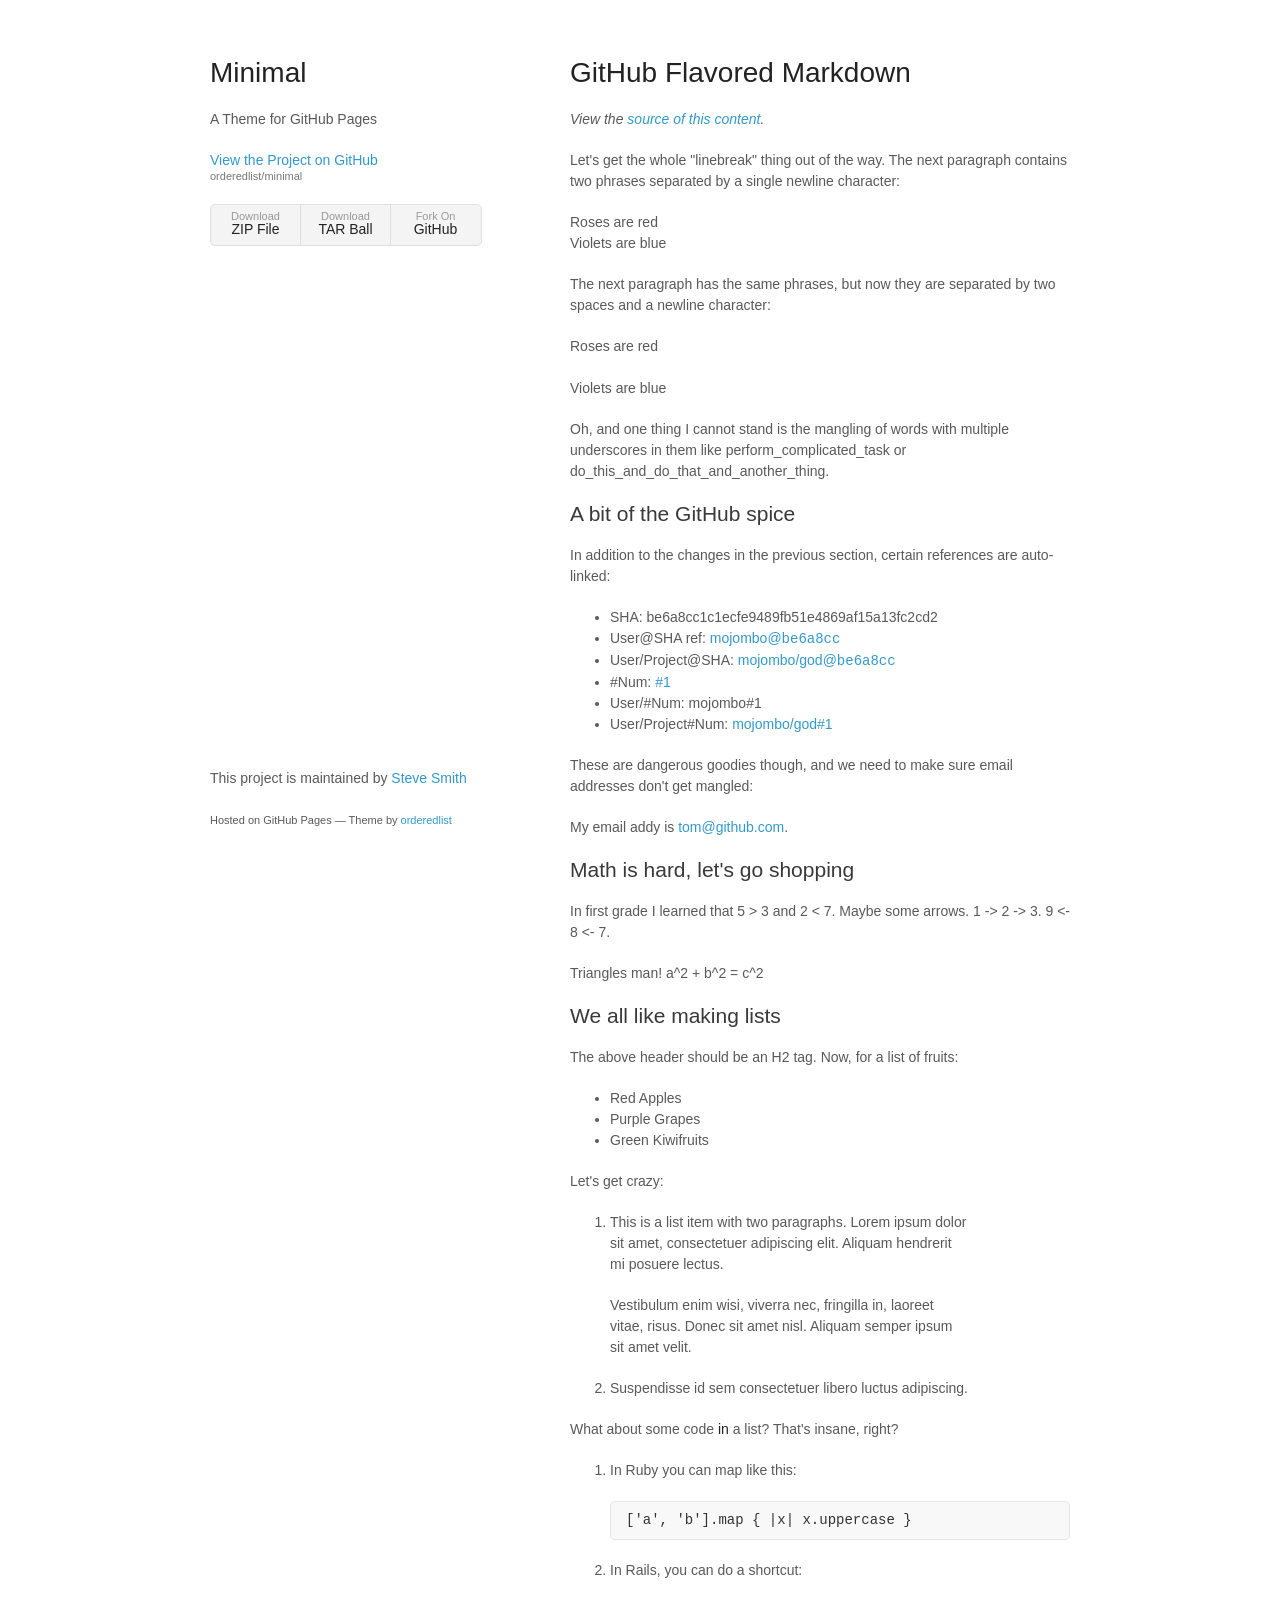
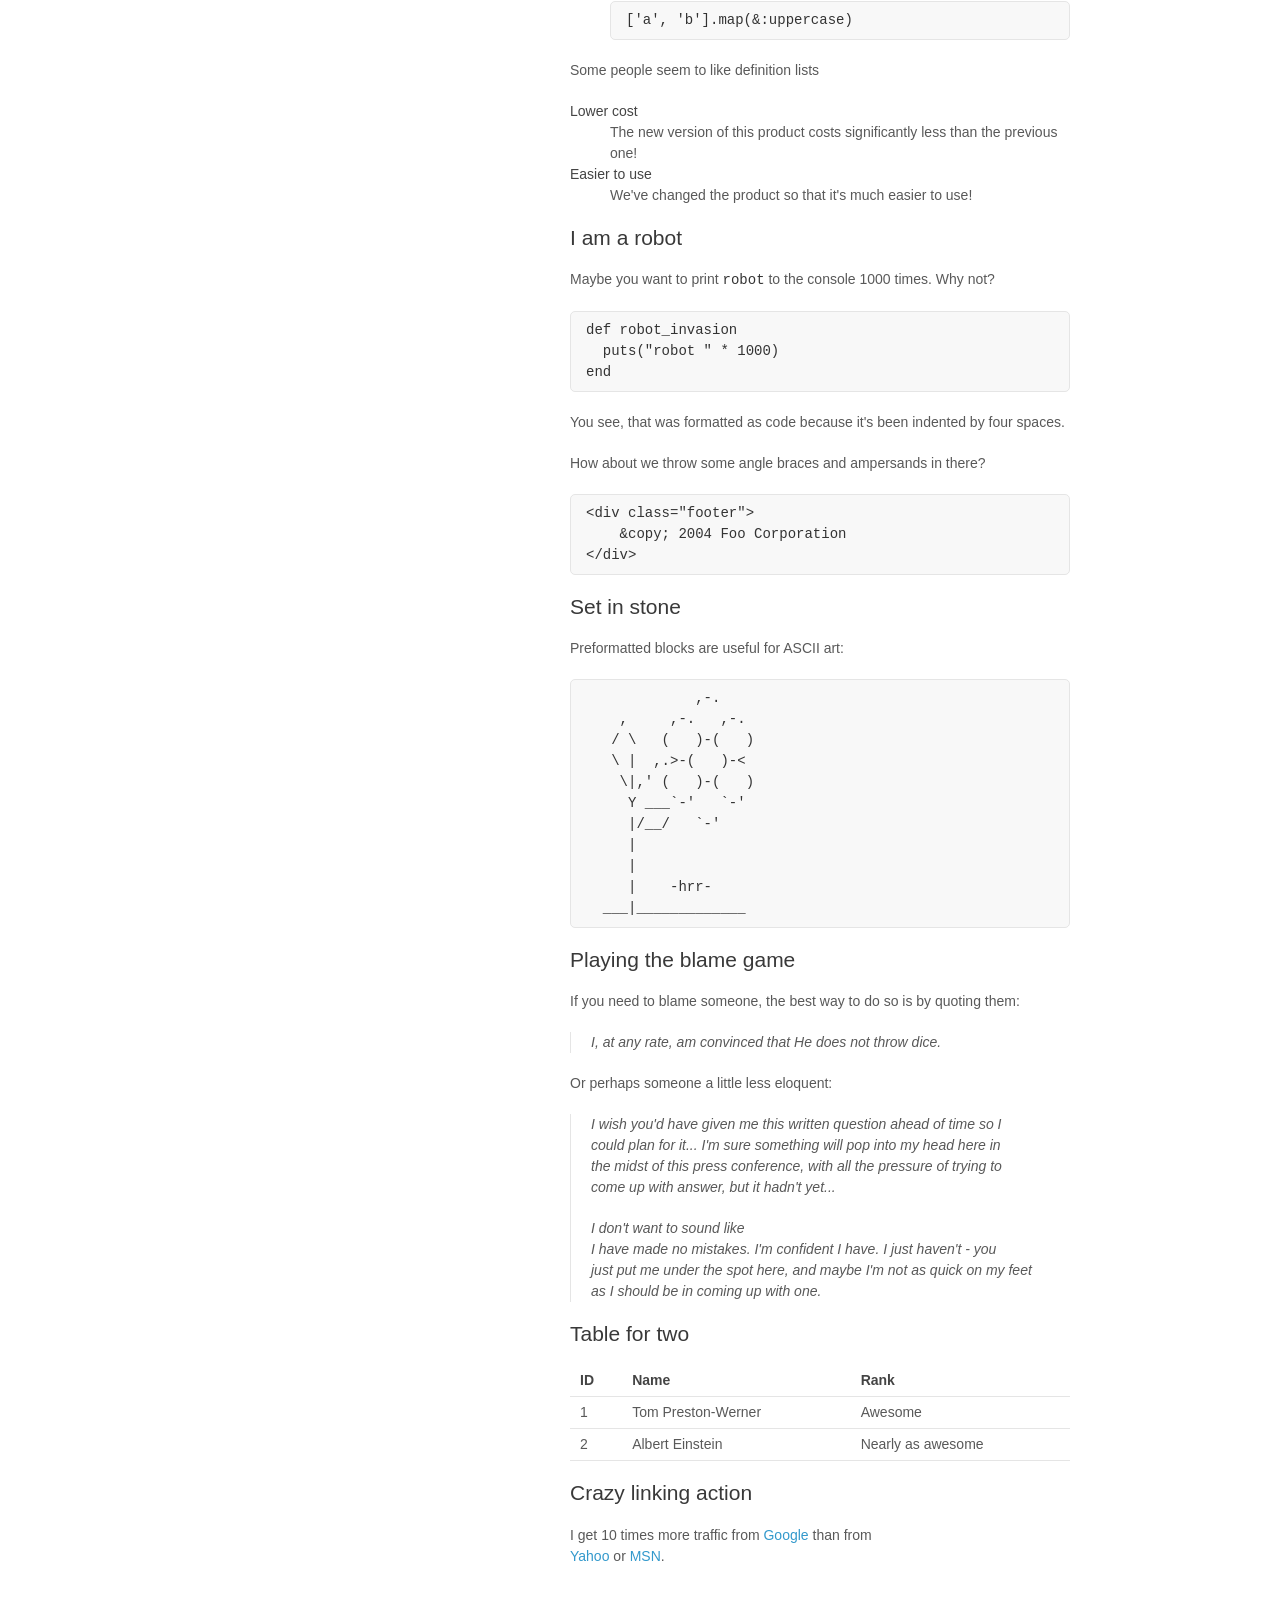
<file: Index.html>
<!doctype html>
<html>
  <head>
    <meta charset="utf-8">
    <meta http-equiv="X-UA-Compatible" content="chrome=1">
    <title>Minimal by Steve Smith</title>

    <link rel="stylesheet" href="stylesheets/styles.css">
    <link rel="stylesheet" href="stylesheets/pygment_trac.css">
    <meta name="viewport" content="width=device-width">
    <!--[if lt IE 9]>
    <script src="//html5shiv.googlecode.com/svn/trunk/html5.js"></script>
    <![endif]-->
  </head>
  <body>
    <div class="wrapper">
      <header>
        <h1>Minimal</h1>
        <p>A Theme for GitHub Pages</p>
        <p class="view"><a href="http://github.com/orderedlist/minimal">View the Project on GitHub <small>orderedlist/minimal</small></a></p>
        <ul>
          <li><a href="https://github.com/orderedlist/minimal/zipball/master">Download <strong>ZIP File</strong></a></li>
          <li><a href="https://github.com/orderedlist/minimal/tarball/master">Download <strong>TAR Ball</strong></a></li>
          <li><a href="http://github.com/orderedlist/minimal">Fork On <strong>GitHub</strong></a></li>
        </ul>
      </header>
      <section>
        <h1>GitHub Flavored Markdown</h1>

        <p><em>View the <a href="http://github.github.com/github-flavored-markdown/sample_content.html">source of this content</a>.</em></p>

        <p>Let's get the whole "linebreak" thing out of the way. The next paragraph contains two phrases separated by a single newline character:</p>

        <p>Roses are red<br>
        Violets are blue</p>

        <p>The next paragraph has the same phrases, but now they are separated by two spaces and a newline character:</p>

        <p>Roses are red<br><br>
        Violets are blue</p>

        <p>Oh, and one thing I cannot stand is the mangling of words with multiple underscores in them like perform_complicated_task or do_this_and_do_that_and_another_thing.</p>

        <h2>A bit of the GitHub spice</h2>

        <p>In addition to the changes in the previous section, certain references are auto-linked:</p>

        <ul>
          <li>SHA: be6a8cc1c1ecfe9489fb51e4869af15a13fc2cd2</li>
          <li>User@SHA ref: <a href="https://github.com/mojombo/product/commit/be6a8cc1c1ecfe9489fb51e4869af15a13fc2cd2" class="commit-link">mojombo@<tt>be6a8cc</tt></a></li>
          <li>User/Project@SHA: <a href="https://github.com/mojombo/god/commit/be6a8cc1c1ecfe9489fb51e4869af15a13fc2cd2" class="commit-link">mojombo/god@<tt>be6a8cc</tt></a></li>
          <li>#Num: <a href="https://github.com/github/product/issues/1" class="issue-link" title="Baseline: What is up in the air right now?">#1</a></li>
          <li>User/#Num: mojombo#1</li>
          <li>User/Project#Num: <a href="https://github.com/mojombo/god/issues/1" class="issue-link" title="The server is not available (or you do not have permissions to access it)">mojombo/god#1</a></li>
        </ul>

        <p>These are dangerous goodies though, and we need to make sure email addresses don't get mangled:</p>

        <p>My email addy is <a href="mailto:tom@github.com">tom@github.com</a>.</p>

        <h2>Math is hard, let's go shopping</h2>

        <p>In first grade I learned that 5 &gt; 3 and 2 &lt; 7. Maybe some arrows. 1 -&gt; 2 -&gt; 3. 9 &lt;- 8 &lt;- 7.</p>

        <p>Triangles man! a^2 + b^2 = c^2</p>

        <h2>We all like making lists</h2>

        <p>The above header should be an H2 tag. Now, for a list of fruits:</p>

        <ul>
          <li>Red Apples</li>
          <li>Purple Grapes</li>
          <li>Green Kiwifruits</li>
        </ul>

        <p>Let's get crazy:</p>

        <ol>
          <li>
            <p>This is a list item with two paragraphs. Lorem ipsum dolor<br>
            sit amet, consectetuer adipiscing elit. Aliquam hendrerit<br>
            mi posuere lectus.</p>

            <p>Vestibulum enim wisi, viverra nec, fringilla in, laoreet<br>
            vitae, risus. Donec sit amet nisl. Aliquam semper ipsum<br>
            sit amet velit.</p>
          </li>
          <li><p>Suspendisse id sem consectetuer libero luctus adipiscing.</p></li>
        </ol>

        <p>What about some code <strong>in</strong> a list? That's insane, right?</p>

        <ol>
          <li>
            <p>In Ruby you can map like this:</p>

            <pre><code>['a', 'b'].map { |x| x.uppercase }</code></pre>
          </li>
          <li>
            <p>In Rails, you can do a shortcut:</p>

            <pre><code>['a', 'b'].map(&amp;:uppercase)</code></pre>
          </li>
        </ol>

        <p>Some people seem to like definition lists</p>

        <dl>
          <dt>Lower cost</dt>
          <dd>The new version of this product costs significantly less than the previous one!</dd>
          <dt>Easier to use</dt>
          <dd>We've changed the product so that it's much easier to use!</dd>
        </dl>

        <h2>I am a robot</h2>

        <p>Maybe you want to print <code>robot</code> to the console 1000 times. Why not?</p>

        <pre><code>def robot_invasion
  puts("robot " * 1000)
end
</code></pre>

        <p>You see, that was formatted as code because it's been indented by four spaces.</p>

        <p>How about we throw some angle braces and ampersands in there?</p>

        <pre><code>&lt;div class="footer"&gt;
    &amp;copy; 2004 Foo Corporation
&lt;/div&gt;
</code></pre>

        <h2>Set in stone</h2>

        <p>Preformatted blocks are useful for ASCII art:</p>

        <pre>             ,-.
    ,     ,-.   ,-.
   / \   (   )-(   )
   \ |  ,.&gt;-(   )-&lt;
    \|,' (   )-(   )
     Y ___`-'   `-'
     |/__/   `-'
     |
     |
     |    -hrr-
  ___|_____________
</pre>

        <h2>Playing the blame game</h2>

        <p>If you need to blame someone, the best way to do so is by quoting them:</p>

        <blockquote>
        <p>I, at any rate, am convinced that He does not throw dice.</p>
        </blockquote>

        <p>Or perhaps someone a little less eloquent:</p>

        <blockquote>
        <p>I wish you'd have given me this written question ahead of time so I<br>
        could plan for it... I'm sure something will pop into my head here in<br>
        the midst of this press conference, with all the pressure of trying to<br>
        come up with answer, but it hadn't yet...</p>

        <p>I don't want to sound like<br>
        I have made no mistakes. I'm confident I have. I just haven't - you<br>
        just put me under the spot here, and maybe I'm not as quick on my feet<br>
        as I should be in coming up with one.</p>
        </blockquote>

        <h2>Table for two</h2>

        <table>
          <tbody>
        <tr>
            <th>ID</th>
        <th>Name</th>
        <th>Rank</th>
          </tr>
          <tr>
            <td>1</td>
        <td>Tom Preston-Werner</td>
        <td>Awesome</td>
          </tr>
          <tr>
            <td>2</td>
        <td>Albert Einstein</td>
        <td>Nearly as awesome</td>
          </tr>
        </tbody>
        </table>

        <h2>Crazy linking action</h2>

        <p>I get 10 times more traffic from <a href="http://google.com/" title="Google">Google</a> than from<br>
        <a href="http://search.yahoo.com/" title="Yahoo Search">Yahoo</a> or <a href="http://search.msn.com/" title="MSN Search">MSN</a>.</p>
      </section>
      <footer>
        <p>This project is maintained by <a href="http://github.com/orderedlist">Steve Smith</a></p>
        <p><small>Hosted on GitHub Pages &mdash; Theme by <a href="https://github.com/orderedlist">orderedlist</a></small></p>
      </footer>
    </div>
    <script src="javascripts/scale.fix.js"></script>
  </body>
</html>
</file>
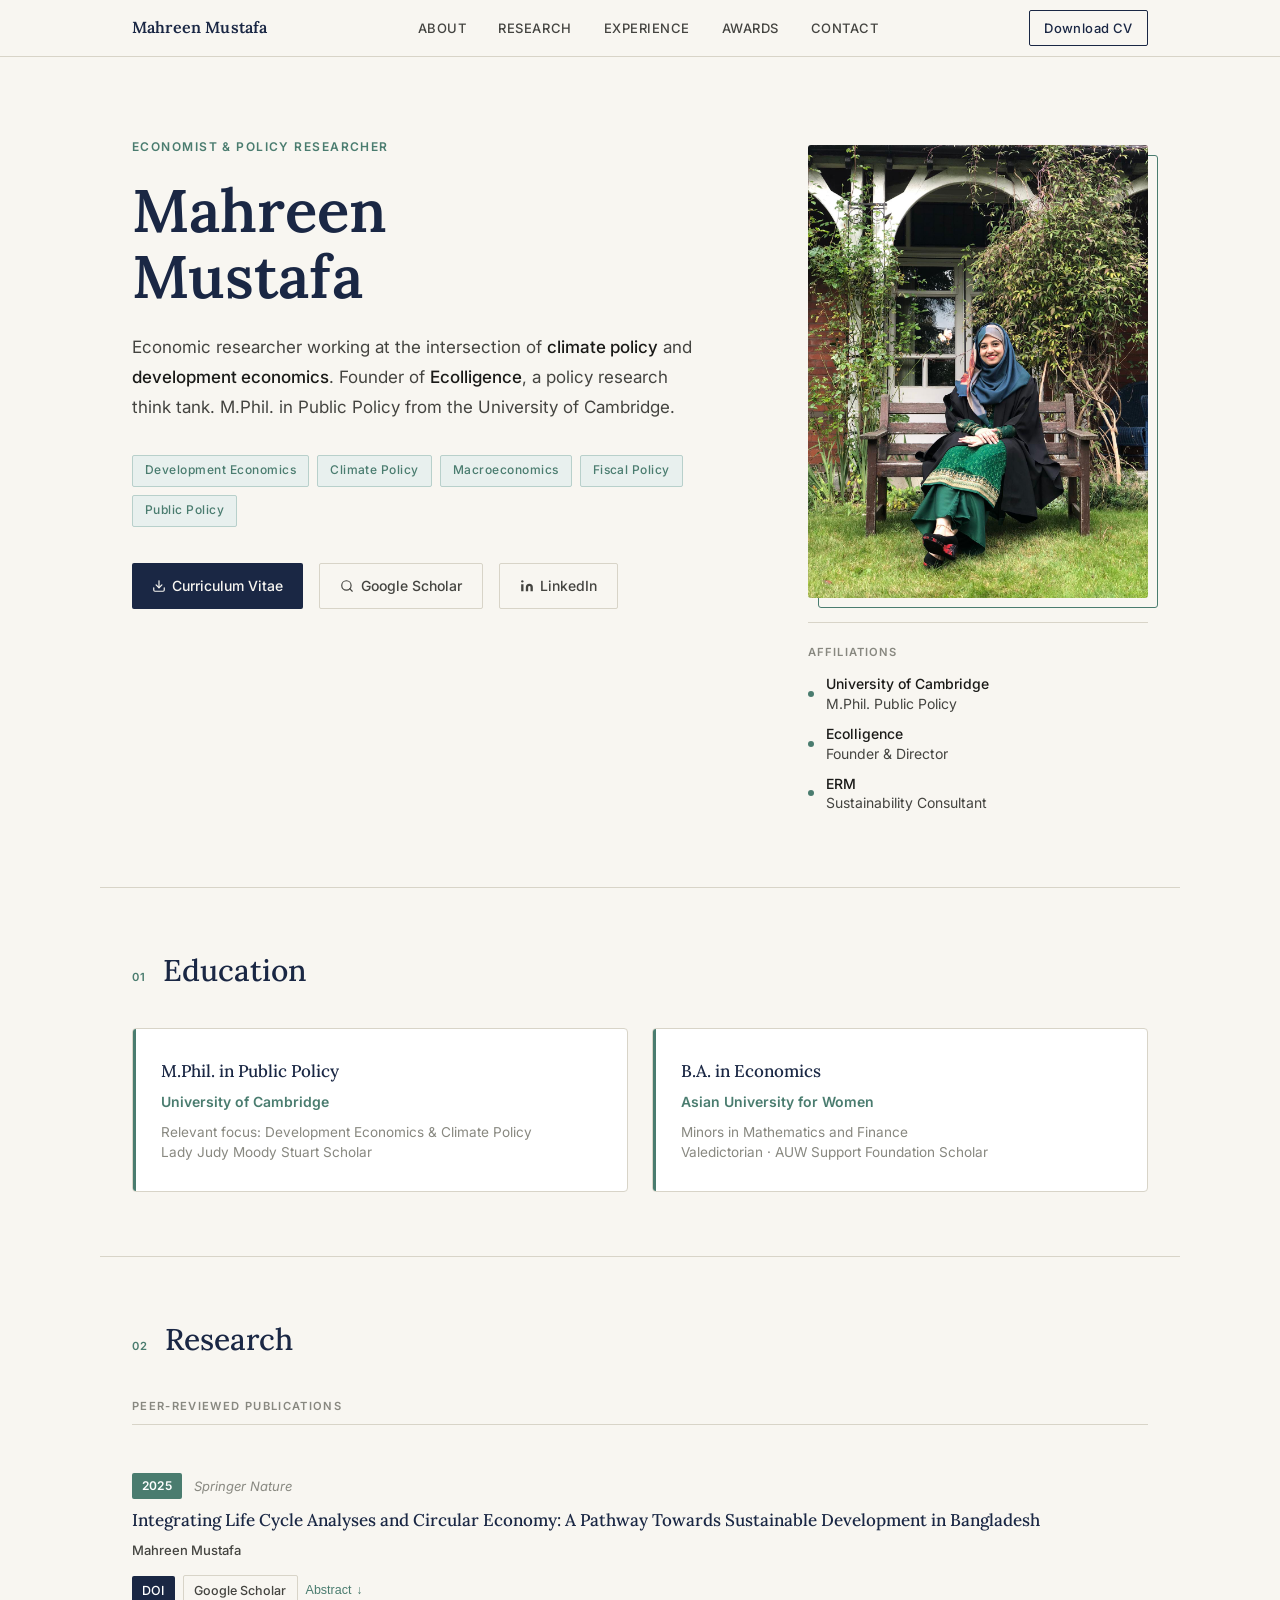
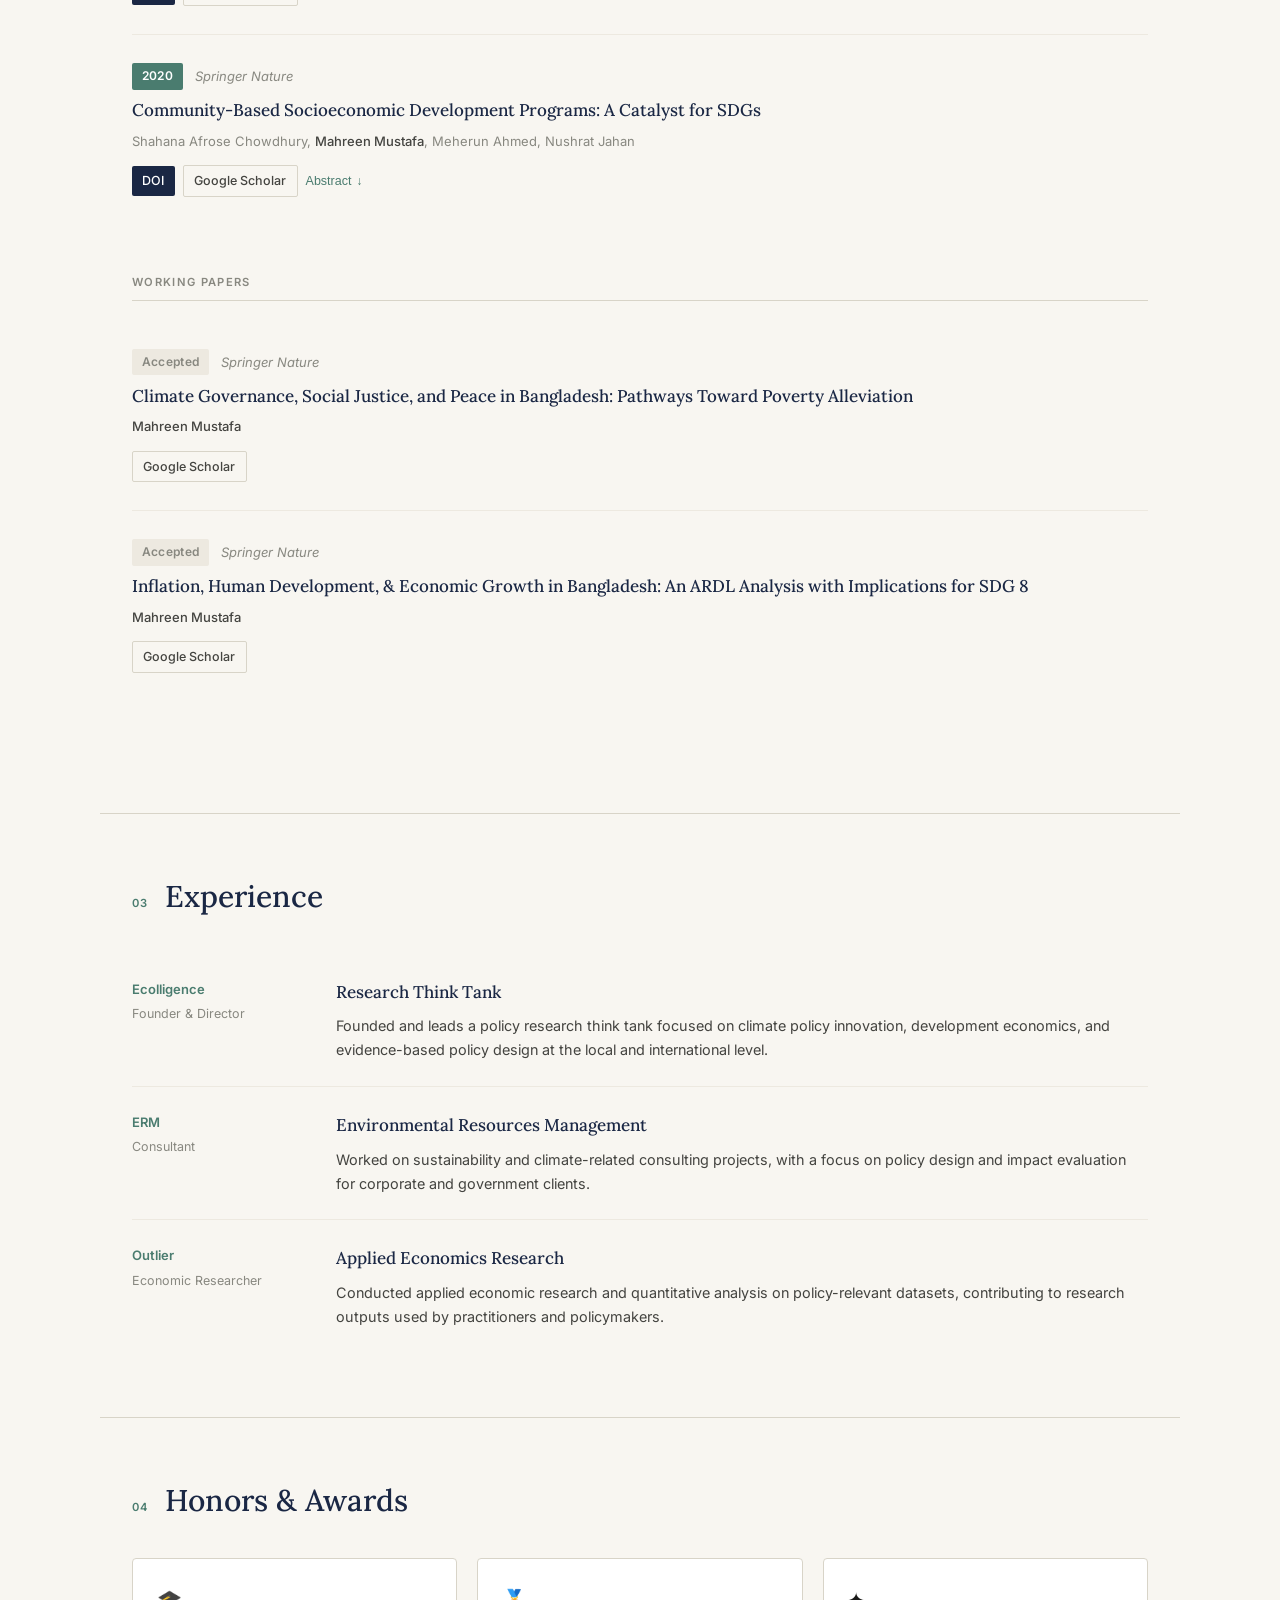
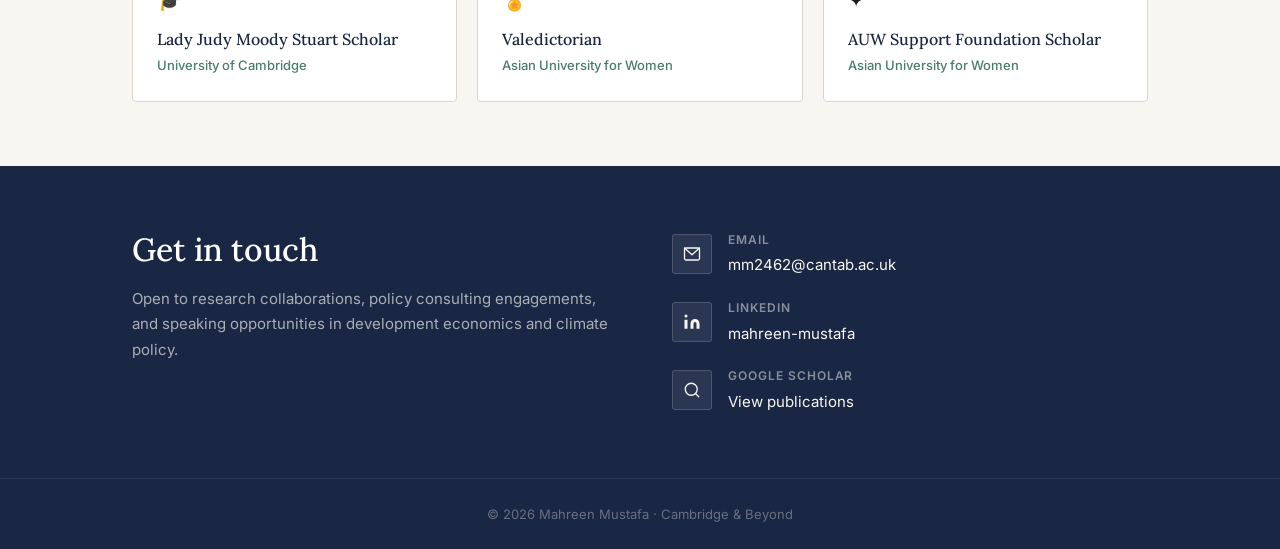
<file: index.html>
<!DOCTYPE html>
<html lang="en">
<head>
  <meta charset="UTF-8" />
  <meta name="viewport" content="width=device-width, initial-scale=1.0" />
  <title>Mahreen Mustafa | Economist</title>
  <link rel="preconnect" href="https://fonts.googleapis.com" />
  <link rel="preconnect" href="https://fonts.gstatic.com" crossorigin />
  <link href="https://fonts.googleapis.com/css2?family=Lora:ital,wght@0,400;0,500;0,600;1,400;1,500&family=Inter:wght@300;400;500;600&display=swap" rel="stylesheet" />
  <style>
    *, *::before, *::after { box-sizing: border-box; margin: 0; padding: 0; }

    :root {
      --navy: #1a2744;
      --navy-mid: #243358;
      --sage: #4a7c6f;
      --sage-light: #e8f0ee;
      --cream: #f8f6f1;
      --cream-dark: #ede9e0;
      --text: #1a1a18;
      --text-mid: #444440;
      --text-muted: #888880;
      --border: #d8d4c8;
      --serif: 'Lora', Georgia, serif;
      --sans: 'Inter', system-ui, sans-serif;
    }

    html { scroll-behavior: smooth; }
    body {
      font-family: var(--sans);
      background: var(--cream);
      color: var(--text);
      line-height: 1.7;
      font-size: 16px;
    }

    /* ── NAV ── */
    nav {
      position: sticky;
      top: 0;
      z-index: 100;
      background: rgba(248, 246, 241, 0.92);
      backdrop-filter: blur(12px);
      border-bottom: 1px solid var(--border);
    }
    .nav-inner {
      max-width: 1080px;
      margin: 0 auto;
      padding: 0 2rem;
      display: flex;
      align-items: center;
      justify-content: space-between;
      height: 56px;
    }
    .nav-name {
      font-family: var(--serif);
      font-size: 1rem;
      font-weight: 600;
      color: var(--navy);
      letter-spacing: 0.01em;
      text-decoration: none;
    }
    .nav-links {
      display: flex;
      gap: 2rem;
      list-style: none;
    }
    .nav-links a {
      font-size: 0.8125rem;
      font-weight: 500;
      color: var(--text-mid);
      text-decoration: none;
      letter-spacing: 0.04em;
      text-transform: uppercase;
      transition: color 0.2s;
    }
    .nav-links a:hover { color: var(--sage); }
    .nav-cta {
      font-size: 0.8125rem;
      font-weight: 500;
      color: var(--navy);
      text-decoration: none;
      border: 1px solid var(--navy);
      padding: 0.35rem 0.9rem;
      border-radius: 2px;
      transition: background 0.2s, color 0.2s;
      letter-spacing: 0.03em;
    }
    .nav-cta:hover { background: var(--navy); color: var(--cream); }

    /* ── HERO ── */
    .hero {
      max-width: 1080px;
      margin: 0 auto;
      padding: 5rem 2rem 4rem;
      display: grid;
      grid-template-columns: 1fr 340px;
      gap: 4rem;
      align-items: start;
    }
    .hero-text {}
    .hero-eyebrow {
      font-family: var(--sans);
      font-size: 0.75rem;
      font-weight: 600;
      letter-spacing: 0.12em;
      text-transform: uppercase;
      color: var(--sage);
      margin-bottom: 1.25rem;
    }
    .hero-name {
      font-family: var(--serif);
      font-size: clamp(2.5rem, 5vw, 3.75rem);
      font-weight: 600;
      line-height: 1.1;
      color: var(--navy);
      margin-bottom: 1.5rem;
    }
    .hero-bio {
      font-size: 1.0625rem;
      color: var(--text-mid);
      line-height: 1.75;
      max-width: 560px;
      margin-bottom: 2rem;
    }
    .hero-bio strong {
      color: var(--text);
      font-weight: 500;
    }
    .hero-tags {
      display: flex;
      flex-wrap: wrap;
      gap: 0.5rem;
      margin-bottom: 2.25rem;
    }
    .tag {
      font-size: 0.75rem;
      font-weight: 500;
      letter-spacing: 0.04em;
      color: var(--sage);
      background: var(--sage-light);
      border: 1px solid #b8d0cb;
      padding: 0.3rem 0.75rem;
      border-radius: 2px;
    }
    .hero-actions {
      display: flex;
      gap: 1rem;
      flex-wrap: wrap;
    }
    .btn-primary {
      display: inline-flex;
      align-items: center;
      gap: 0.4rem;
      font-family: var(--sans);
      font-size: 0.875rem;
      font-weight: 500;
      background: var(--navy);
      color: var(--cream);
      text-decoration: none;
      padding: 0.65rem 1.25rem;
      border-radius: 2px;
      transition: background 0.2s;
    }
    .btn-primary:hover { background: var(--navy-mid); }
    .btn-secondary {
      display: inline-flex;
      align-items: center;
      gap: 0.4rem;
      font-family: var(--sans);
      font-size: 0.875rem;
      font-weight: 500;
      color: var(--text-mid);
      text-decoration: none;
      padding: 0.65rem 1.25rem;
      border: 1px solid var(--border);
      border-radius: 2px;
      transition: border-color 0.2s, color 0.2s;
    }
    .btn-secondary:hover { border-color: var(--text-mid); color: var(--text); }

    .hero-photo-col {
      padding-top: 0.5rem;
    }
    .hero-photo-wrap {
      position: relative;
    }
    .hero-photo-wrap::before {
      content: '';
      position: absolute;
      inset: 10px -10px -10px 10px;
      border: 1.5px solid var(--sage);
      border-radius: 3px;
      z-index: 0;
    }
    .hero-photo {
      width: 100%;
      aspect-ratio: 3/4;
      object-fit: cover;
      object-position: top center;
      display: block;
      border-radius: 3px;
      position: relative;
      z-index: 1;
    }
    .hero-affils {
      margin-top: 1.5rem;
      padding-top: 1.25rem;
      border-top: 1px solid var(--border);
    }
    .affil-label {
      font-size: 0.7rem;
      font-weight: 600;
      letter-spacing: 0.1em;
      text-transform: uppercase;
      color: var(--text-muted);
      margin-bottom: 0.75rem;
    }
    .affil-item {
      display: flex;
      align-items: center;
      gap: 0.75rem;
      margin-bottom: 0.65rem;
    }
    .affil-dot {
      width: 6px;
      height: 6px;
      background: var(--sage);
      border-radius: 50%;
      flex-shrink: 0;
    }
    .affil-text {
      font-size: 0.875rem;
      color: var(--text-mid);
      line-height: 1.4;
    }
    .affil-text strong {
      display: block;
      font-weight: 500;
      color: var(--text);
    }

    /* ── DIVIDER ── */
    .section-divider {
      max-width: 1080px;
      margin: 0 auto;
      padding: 0 2rem;
      border-top: 1px solid var(--border);
    }

    /* ── SECTIONS ── */
    section {
      max-width: 1080px;
      margin: 0 auto;
      padding: 4rem 2rem;
    }
    .section-header {
      display: flex;
      align-items: baseline;
      gap: 1rem;
      margin-bottom: 2.5rem;
    }
    .section-label {
      font-size: 0.7rem;
      font-weight: 600;
      letter-spacing: 0.12em;
      text-transform: uppercase;
      color: var(--sage);
      flex-shrink: 0;
      margin-top: 0.15rem;
    }
    .section-title {
      font-family: var(--serif);
      font-size: 1.875rem;
      font-weight: 500;
      color: var(--navy);
      line-height: 1.2;
    }

    /* ── EDUCATION ── */
    .edu-grid {
      display: grid;
      grid-template-columns: 1fr 1fr;
      gap: 1.5rem;
    }
    .edu-card {
      background: white;
      border: 1px solid var(--border);
      border-radius: 4px;
      padding: 1.75rem;
      position: relative;
      overflow: hidden;
    }
    .edu-card::before {
      content: '';
      position: absolute;
      left: 0; top: 0; bottom: 0;
      width: 3px;
      background: var(--sage);
    }
    .edu-degree {
      font-family: var(--serif);
      font-size: 1.0625rem;
      font-weight: 500;
      color: var(--navy);
      margin-bottom: 0.25rem;
    }
    .edu-school {
      font-size: 0.875rem;
      font-weight: 600;
      color: var(--sage);
      margin-bottom: 0.5rem;
    }
    .edu-detail {
      font-size: 0.85rem;
      color: var(--text-muted);
      line-height: 1.5;
    }

    /* ── RESEARCH ── */
    .research-sub {
      font-size: 0.7rem;
      font-weight: 600;
      letter-spacing: 0.12em;
      text-transform: uppercase;
      color: var(--text-muted);
      margin-bottom: 1.25rem;
      padding-bottom: 0.5rem;
      border-bottom: 1px solid var(--border);
    }
    .pub-list { margin-bottom: 3rem; }
    .pub-item {
      padding: 1.75rem 0;
      border-bottom: 1px solid var(--cream-dark);
    }
    .pub-item:last-child { border-bottom: none; }
    .pub-meta {
      display: flex;
      align-items: center;
      gap: 0.75rem;
      margin-bottom: 0.6rem;
    }
    .pub-year {
      font-size: 0.75rem;
      font-weight: 600;
      color: white;
      background: var(--sage);
      padding: 0.2rem 0.6rem;
      border-radius: 2px;
      letter-spacing: 0.03em;
    }
    .pub-year.accepted {
      background: var(--cream-dark);
      color: var(--text-muted);
    }
    .pub-venue {
      font-size: 0.8125rem;
      color: var(--text-muted);
      font-style: italic;
    }
    .pub-title {
      font-family: var(--serif);
      font-size: 1.0625rem;
      font-weight: 500;
      color: var(--navy);
      line-height: 1.4;
      margin-bottom: 0.4rem;
    }
    .pub-authors {
      font-size: 0.8125rem;
      color: var(--text-muted);
      margin-bottom: 0.85rem;
    }
    .pub-authors em {
      color: var(--text-mid);
      font-style: normal;
      font-weight: 500;
    }
    .pub-links {
      display: flex;
      align-items: center;
      gap: 0.5rem;
      flex-wrap: wrap;
    }
    .pub-link {
      font-size: 0.78125rem;
      font-weight: 500;
      text-decoration: none;
      padding: 0.25rem 0.65rem;
      border-radius: 2px;
      transition: background 0.15s, color 0.15s;
    }
    .pub-link.doi {
      background: var(--navy);
      color: white;
    }
    .pub-link.doi:hover { background: var(--navy-mid); }
    .pub-link.scholar {
      border: 1px solid var(--border);
      color: var(--text-mid);
    }
    .pub-link.scholar:hover { border-color: var(--sage); color: var(--sage); }
    .abstract-toggle {
      font-size: 0.78125rem;
      font-weight: 500;
      color: var(--sage);
      background: none;
      border: none;
      cursor: pointer;
      padding: 0;
      display: flex;
      align-items: center;
      gap: 0.3rem;
    }
    .abstract-toggle::after {
      content: '↓';
      font-size: 0.75rem;
      transition: transform 0.2s;
    }
    .abstract-toggle.open::after { transform: rotate(180deg); }
    .abstract-body {
      display: none;
      margin-top: 1rem;
      font-size: 0.875rem;
      color: var(--text-mid);
      line-height: 1.75;
      background: white;
      border: 1px solid var(--border);
      border-radius: 3px;
      padding: 1.25rem;
      border-left: 3px solid var(--sage-light);
    }
    .abstract-body.open { display: block; }

    /* ── EXPERIENCE ── */
    .exp-list { display: flex; flex-direction: column; gap: 0; }
    .exp-item {
      display: grid;
      grid-template-columns: 180px 1fr;
      gap: 1.5rem;
      padding: 1.5rem 0;
      border-bottom: 1px solid var(--cream-dark);
    }
    .exp-item:last-child { border-bottom: none; }
    .exp-left {}
    .exp-org {
      font-size: 0.8125rem;
      font-weight: 600;
      color: var(--sage);
      margin-bottom: 0.2rem;
    }
    .exp-date {
      font-size: 0.78125rem;
      color: var(--text-muted);
    }
    .exp-role {
      font-family: var(--serif);
      font-size: 1.0625rem;
      font-weight: 500;
      color: var(--navy);
      margin-bottom: 0.5rem;
    }
    .exp-desc {
      font-size: 0.9rem;
      color: var(--text-mid);
      line-height: 1.65;
    }

    /* ── AWARDS ── */
    .awards-grid {
      display: grid;
      grid-template-columns: repeat(3, 1fr);
      gap: 1.25rem;
    }
    .award-card {
      background: white;
      border: 1px solid var(--border);
      border-radius: 4px;
      padding: 1.5rem;
    }
    .award-icon {
      font-size: 1.25rem;
      margin-bottom: 0.75rem;
    }
    .award-name {
      font-family: var(--serif);
      font-size: 1rem;
      font-weight: 500;
      color: var(--navy);
      margin-bottom: 0.3rem;
      line-height: 1.3;
    }
    .award-org {
      font-size: 0.8125rem;
      color: var(--sage);
      font-weight: 500;
    }

    /* ── CONTACT ── */
    .contact-wrapper {
      background: var(--navy);
      color: var(--cream);
    }
    .contact-inner {
      max-width: 1080px;
      margin: 0 auto;
      padding: 4rem 2rem;
      display: grid;
      grid-template-columns: 1fr 1fr;
      gap: 4rem;
      align-items: start;
    }
    .contact-heading {
      font-family: var(--serif);
      font-size: 2rem;
      font-weight: 500;
      color: white;
      line-height: 1.25;
      margin-bottom: 1rem;
    }
    .contact-sub {
      font-size: 0.9375rem;
      color: rgba(248,246,241,0.65);
      line-height: 1.7;
    }
    .contact-links { display: flex; flex-direction: column; gap: 1.25rem; }
    .contact-link {
      display: flex;
      align-items: center;
      gap: 1rem;
      text-decoration: none;
    }
    .contact-link-icon {
      width: 40px;
      height: 40px;
      background: rgba(255,255,255,0.08);
      border: 1px solid rgba(255,255,255,0.15);
      border-radius: 3px;
      display: flex;
      align-items: center;
      justify-content: center;
      color: var(--cream);
      font-size: 1rem;
      flex-shrink: 0;
      transition: background 0.2s;
    }
    .contact-link:hover .contact-link-icon { background: rgba(255,255,255,0.16); }
    .contact-link-text {}
    .contact-link-label {
      font-size: 0.75rem;
      font-weight: 600;
      letter-spacing: 0.08em;
      text-transform: uppercase;
      color: rgba(248,246,241,0.5);
      margin-bottom: 0.15rem;
    }
    .contact-link-value {
      font-size: 0.9375rem;
      color: var(--cream);
      font-weight: 400;
    }

    /* ── FOOTER ── */
    footer {
      background: var(--navy);
      border-top: 1px solid rgba(255,255,255,0.08);
      padding: 1.5rem 2rem;
      text-align: center;
    }
    footer p {
      font-size: 0.8125rem;
      color: rgba(248,246,241,0.35);
    }

    /* ── RESPONSIVE ── */
    @media (max-width: 768px) {
      .hero {
        grid-template-columns: 1fr;
        padding: 3rem 1.5rem 2.5rem;
        gap: 2.5rem;
      }
      .hero-photo-col { order: -1; max-width: 220px; }
      .edu-grid { grid-template-columns: 1fr; }
      .awards-grid { grid-template-columns: 1fr; }
      .exp-item { grid-template-columns: 1fr; gap: 0.5rem; }
      .contact-inner { grid-template-columns: 1fr; gap: 2.5rem; }
      .nav-links { display: none; }
      section { padding: 3rem 1.5rem; }
    }
  </style>
</head>
<body>

<!-- NAV -->
<nav>
  <div class="nav-inner">
    <a href="#" class="nav-name">Mahreen Mustafa</a>
    <ul class="nav-links">
      <li><a href="#about">About</a></li>
      <li><a href="#research">Research</a></li>
      <li><a href="#experience">Experience</a></li>
      <li><a href="#awards">Awards</a></li>
      <li><a href="#contact">Contact</a></li>
    </ul>
    <a href="https://mahreenmustafa.github.io/cv.pdf" class="nav-cta" target="_blank" rel="noopener">Download CV</a>
  </div>
</nav>

<!-- HERO -->
<div class="hero">
  <div class="hero-text">
    <p class="hero-eyebrow">Economist &amp; Policy Researcher</p>
    <h1 class="hero-name">Mahreen<br>Mustafa</h1>
    <p class="hero-bio">
      Economic researcher working at the intersection of <strong>climate policy</strong> and <strong>development economics</strong>.
      Founder of <strong>Ecolligence</strong>, a policy research think tank. M.Phil. in Public Policy from the University of Cambridge.
    </p>
    <div class="hero-tags">
      <span class="tag">Development Economics</span>
      <span class="tag">Climate Policy</span>
      <span class="tag">Macroeconomics</span>
      <span class="tag">Fiscal Policy</span>
      <span class="tag">Public Policy</span>
    </div>
    <div class="hero-actions">
      <a href="https://mahreenmustafa.github.io/cv.pdf" class="btn-primary" target="_blank" rel="noopener">
        <svg width="14" height="14" viewBox="0 0 24 24" fill="none" stroke="currentColor" stroke-width="2" stroke-linecap="round" stroke-linejoin="round"><path d="M21 15v4a2 2 0 0 1-2 2H5a2 2 0 0 1-2-2v-4"/><polyline points="7 10 12 15 17 10"/><line x1="12" y1="15" x2="12" y2="3"/></svg>
        Curriculum Vitae
      </a>
      <a href="https://scholar.google.com/citations?user=zmjG_WUAAAAJ&hl=en" class="btn-secondary" target="_blank" rel="noopener">
        <svg width="14" height="14" viewBox="0 0 24 24" fill="none" stroke="currentColor" stroke-width="2" stroke-linecap="round" stroke-linejoin="round"><circle cx="11" cy="11" r="8"/><line x1="21" y1="21" x2="16.65" y2="16.65"/></svg>
        Google Scholar
      </a>
      <a href="https://www.linkedin.com/in/mahreen-mustafa/" class="btn-secondary" target="_blank" rel="noopener">
        <svg width="14" height="14" viewBox="0 0 24 24" fill="currentColor"><path d="M16 8a6 6 0 0 1 6 6v7h-4v-7a2 2 0 0 0-2-2 2 2 0 0 0-2 2v7h-4v-7a6 6 0 0 1 6-6z"/><rect x="2" y="9" width="4" height="12"/><circle cx="4" cy="4" r="2"/></svg>
        LinkedIn
      </a>
    </div>
  </div>

  <div class="hero-photo-col">
    <div class="hero-photo-wrap">
      <img src="https://mahreenmustafa.github.io/profile.jpeg" alt="Mahreen Mustafa" class="hero-photo" />
    </div>
    <div class="hero-affils">
      <p class="affil-label">Affiliations</p>
      <div class="affil-item">
        <div class="affil-dot"></div>
        <div class="affil-text">
          <strong>University of Cambridge</strong>
          M.Phil. Public Policy
        </div>
      </div>
      <div class="affil-item">
        <div class="affil-dot"></div>
        <div class="affil-text">
          <strong>Ecolligence</strong>
          Founder &amp; Director
        </div>
      </div>
      <div class="affil-item">
        <div class="affil-dot"></div>
        <div class="affil-text">
          <strong>ERM</strong>
          Sustainability Consultant
        </div>
      </div>
    </div>
  </div>
</div>

<div class="section-divider"></div>

<!-- EDUCATION -->
<section id="about">
  <div class="section-header">
    <span class="section-label">01</span>
    <h2 class="section-title">Education</h2>
  </div>
  <div class="edu-grid">
    <div class="edu-card">
      <p class="edu-degree">M.Phil. in Public Policy</p>
      <p class="edu-school">University of Cambridge</p>
      <p class="edu-detail">Relevant focus: Development Economics &amp; Climate Policy<br>Lady Judy Moody Stuart Scholar</p>
    </div>
    <div class="edu-card">
      <p class="edu-degree">B.A. in Economics</p>
      <p class="edu-school">Asian University for Women</p>
      <p class="edu-detail">Minors in Mathematics and Finance<br>Valedictorian &middot; AUW Support Foundation Scholar</p>
    </div>
  </div>
</section>

<div class="section-divider"></div>

<!-- RESEARCH -->
<section id="research">
  <div class="section-header">
    <span class="section-label">02</span>
    <h2 class="section-title">Research</h2>
  </div>

  <p class="research-sub">Peer-Reviewed Publications</p>
  <div class="pub-list">

    <div class="pub-item">
      <div class="pub-meta">
        <span class="pub-year">2025</span>
        <span class="pub-venue">Springer Nature</span>
      </div>
      <p class="pub-title">Integrating Life Cycle Analyses and Circular Economy: A Pathway Towards Sustainable Development in Bangladesh</p>
      <p class="pub-authors"><em>Mahreen Mustafa</em></p>
      <div class="pub-links">
        <a href="https://doi.org/10.1007/978-3-031-85300-5_15" class="pub-link doi" target="_blank" rel="noopener">DOI</a>
        <a href="https://scholar.google.com/citations?view_op=view_citation&hl=en&user=zmjG_WUAAAAJ&citation_for_view=zmjG_WUAAAAJ:u-x6o8ySG0sC" class="pub-link scholar" target="_blank" rel="noopener">Google Scholar</a>
        <button class="abstract-toggle" onclick="toggleAbstract(this)">Abstract</button>
      </div>
      <div class="abstract-body">
        This paper examines how integrating Life Cycle Analyses (LCA) and Circular Economy (CE) frameworks can address environmental and social challenges in Bangladesh's textile sector. The study identifies tangible benefits including reductions in water and energy consumption, lower carbon emissions, and advancements in waste recycling — all contributing to Sustainable Development Goals (SDGs). It explores the interconnections among LCA, CE, and the SDGs, synthesizing existing literature and empirical data, and examines diverse perspectives from key institutions in Bangladesh. The paper advocates for policy interventions, capacity building, and stakeholder engagement to propel Bangladesh towards a more resource-efficient and socially inclusive future.
      </div>
    </div>

    <div class="pub-item">
      <div class="pub-meta">
        <span class="pub-year">2020</span>
        <span class="pub-venue">Springer Nature</span>
      </div>
      <p class="pub-title">Community-Based Socioeconomic Development Programs: A Catalyst for SDGs</p>
      <p class="pub-authors">Shahana Afrose Chowdhury, <em>Mahreen Mustafa</em>, Meherun Ahmed, Nushrat Jahan</p>
      <div class="pub-links">
        <a href="https://doi.org/10.1007/978-3-319-95867-5_70" class="pub-link doi" target="_blank" rel="noopener">DOI</a>
        <a href="https://scholar.google.com/citations?view_op=view_citation&hl=en&user=zmjG_WUAAAAJ&citation_for_view=zmjG_WUAAAAJ:u5HHmVD_uO8C" class="pub-link scholar" target="_blank" rel="noopener">Google Scholar</a>
        <button class="abstract-toggle" onclick="toggleAbstract(this)">Abstract</button>
      </div>
      <div class="abstract-body">
        Community-based socioeconomic development programs initiate a process that enables Non-Government Organizations (NGOs) to develop sustainable, long-term programs involving community participation for alleviating poverty — acting as a catalyst to growth and development and meeting the Sustainable Development Goals of the United Nations. These programs broadly aim to improve the livelihoods and living conditions of poor rural communities, with emphasis on women and other vulnerable groups.
      </div>
    </div>

  </div>

  <p class="research-sub">Working Papers</p>
  <div class="pub-list">

    <div class="pub-item">
      <div class="pub-meta">
        <span class="pub-year accepted">Accepted</span>
        <span class="pub-venue">Springer Nature</span>
      </div>
      <p class="pub-title">Climate Governance, Social Justice, and Peace in Bangladesh: Pathways Toward Poverty Alleviation</p>
      <p class="pub-authors"><em>Mahreen Mustafa</em></p>
      <div class="pub-links">
        <a href="https://scholar.google.com" class="pub-link scholar" target="_blank" rel="noopener">Google Scholar</a>
      </div>
    </div>

    <div class="pub-item">
      <div class="pub-meta">
        <span class="pub-year accepted">Accepted</span>
        <span class="pub-venue">Springer Nature</span>
      </div>
      <p class="pub-title">Inflation, Human Development, &amp; Economic Growth in Bangladesh: An ARDL Analysis with Implications for SDG 8</p>
      <p class="pub-authors"><em>Mahreen Mustafa</em></p>
      <div class="pub-links">
        <a href="https://scholar.google.com" class="pub-link scholar" target="_blank" rel="noopener">Google Scholar</a>
      </div>
    </div>

  </div>
</section>

<div class="section-divider"></div>

<!-- EXPERIENCE -->
<section id="experience">
  <div class="section-header">
    <span class="section-label">03</span>
    <h2 class="section-title">Experience</h2>
  </div>
  <div class="exp-list">

    <div class="exp-item">
      <div class="exp-left">
        <p class="exp-org">Ecolligence</p>
        <p class="exp-date">Founder &amp; Director</p>
      </div>
      <div>
        <p class="exp-role">Research Think Tank</p>
        <p class="exp-desc">Founded and leads a policy research think tank focused on climate policy innovation, development economics, and evidence-based policy design at the local and international level.</p>
      </div>
    </div>

    <div class="exp-item">
      <div class="exp-left">
        <p class="exp-org">ERM</p>
        <p class="exp-date">Consultant</p>
      </div>
      <div>
        <p class="exp-role">Environmental Resources Management</p>
        <p class="exp-desc">Worked on sustainability and climate-related consulting projects, with a focus on policy design and impact evaluation for corporate and government clients.</p>
      </div>
    </div>

    <div class="exp-item">
      <div class="exp-left">
        <p class="exp-org">Outlier</p>
        <p class="exp-date">Economic Researcher</p>
      </div>
      <div>
        <p class="exp-role">Applied Economics Research</p>
        <p class="exp-desc">Conducted applied economic research and quantitative analysis on policy-relevant datasets, contributing to research outputs used by practitioners and policymakers.</p>
      </div>
    </div>

  </div>
</section>

<div class="section-divider"></div>

<!-- AWARDS -->
<section id="awards">
  <div class="section-header">
    <span class="section-label">04</span>
    <h2 class="section-title">Honors &amp; Awards</h2>
  </div>
  <div class="awards-grid">
    <div class="award-card">
      <div class="award-icon">🎓</div>
      <p class="award-name">Lady Judy Moody Stuart Scholar</p>
      <p class="award-org">University of Cambridge</p>
    </div>
    <div class="award-card">
      <div class="award-icon">🏅</div>
      <p class="award-name">Valedictorian</p>
      <p class="award-org">Asian University for Women</p>
    </div>
    <div class="award-card">
      <div class="award-icon">✦</div>
      <p class="award-name">AUW Support Foundation Scholar</p>
      <p class="award-org">Asian University for Women</p>
    </div>
  </div>
</section>

<!-- CONTACT -->
<div class="contact-wrapper" id="contact">
  <div class="contact-inner">
    <div>
      <h2 class="contact-heading">Get in touch</h2>
      <p class="contact-sub">Open to research collaborations, policy consulting engagements, and speaking opportunities in development economics and climate policy.</p>
    </div>
    <div class="contact-links">
      <a href="mailto:mm2462@cantab.ac.uk" class="contact-link">
        <div class="contact-link-icon">
          <svg width="18" height="18" viewBox="0 0 24 24" fill="none" stroke="currentColor" stroke-width="1.75" stroke-linecap="round" stroke-linejoin="round"><rect x="2" y="4" width="20" height="16" rx="2"/><polyline points="2,4 12,13 22,4"/></svg>
        </div>
        <div class="contact-link-text">
          <p class="contact-link-label">Email</p>
          <p class="contact-link-value">mm2462@cantab.ac.uk</p>
        </div>
      </a>
      <a href="https://www.linkedin.com/in/mahreen-mustafa/" class="contact-link" target="_blank" rel="noopener">
        <div class="contact-link-icon">
          <svg width="18" height="18" viewBox="0 0 24 24" fill="currentColor"><path d="M16 8a6 6 0 0 1 6 6v7h-4v-7a2 2 0 0 0-2-2 2 2 0 0 0-2 2v7h-4v-7a6 6 0 0 1 6-6z"/><rect x="2" y="9" width="4" height="12"/><circle cx="4" cy="4" r="2"/></svg>
        </div>
        <div class="contact-link-text">
          <p class="contact-link-label">LinkedIn</p>
          <p class="contact-link-value">mahreen-mustafa</p>
        </div>
      </a>
      <a href="https://scholar.google.com/citations?user=zmjG_WUAAAAJ&hl=en" class="contact-link" target="_blank" rel="noopener">
        <div class="contact-link-icon">
          <svg width="18" height="18" viewBox="0 0 24 24" fill="none" stroke="currentColor" stroke-width="1.75" stroke-linecap="round" stroke-linejoin="round"><circle cx="11" cy="11" r="8"/><line x1="21" y1="21" x2="16.65" y2="16.65"/></svg>
        </div>
        <div class="contact-link-text">
          <p class="contact-link-label">Google Scholar</p>
          <p class="contact-link-value">View publications</p>
        </div>
      </a>
    </div>
  </div>
</div>

<footer>
  <p>&copy; 2026 Mahreen Mustafa &middot; Cambridge &amp; Beyond</p>
</footer>

<script>
  function toggleAbstract(btn) {
    const body = btn.closest('.pub-item').querySelector('.abstract-body');
    const open = body.classList.toggle('open');
    btn.classList.toggle('open', open);
    btn.textContent = open ? 'Hide abstract' : 'Abstract';
    if (open) btn.classList.add('open');
  }
</script>

</body>
</html>
</file>
<file: stylesheets/styles.css>
body {
  background-color: #fff;
  padding:50px;
  font: 14px/1.5 -apple-system, BlinkMacSystemFont, "Segoe UI", Roboto, Oxygen, Ubuntu, Cantarell, "Fira Sans", "Droid Sans", "Helvetica Neue", Arial, sans-serif, "Apple Color Emoji", "Segoe UI Emoji", "Segoe UI Symbol";
  color:#595959;
  font-weight:400;
}

h1, h2, h3, h4, h5, h6 {
  color:#222;
  margin:0 0 20px;
}

p, ul, ol, table, pre, dl {
  margin:0 0 20px;
}

h1, h2, h3 {
  line-height:1.1;
}

h1 {
  font-size:28px;
  font-weight: 500;
}

h2 {
  color:#393939;
  font-weight: 500;
}

h3, h4, h5, h6 {
  color:#494949;
  font-weight: 500;
}

a {
  color:#39c;
  text-decoration:none;
}

a:hover {
  color:#069;
}

a small {
  font-size:11px;
  color:#777;
  margin-top:-0.3em;
  display:block;
}

a:hover small {
  color:#777;
}

.wrapper {
  width:860px;
  margin:0 auto;
}

blockquote {
  border-left:1px solid #e5e5e5;
  margin:0;
  padding:0 0 0 20px;
  font-style:italic;
}

code, pre {
  font-family:Monaco, Bitstream Vera Sans Mono, Lucida Console, Terminal, Consolas, Liberation Mono, DejaVu Sans Mono, Courier New, monospace;
  color:#333;
}

pre {
  padding:8px 15px;
  background: #f8f8f8;
  border-radius:5px;
  border:1px solid #e5e5e5;
  overflow-x: auto;
}

table {
  width:100%;
  border-collapse:collapse;
}

th, td {
  text-align:left;
  padding:5px 10px;
  border-bottom:1px solid #e5e5e5;
}

dt {
  color:#444;
  font-weight:500;
}

th {
  color:#444;
}

img {
  max-width:100%;
}

header {
  width:270px;
  float:left;
  position:fixed;
  -webkit-font-smoothing:subpixel-antialiased;
}

header ul {
  list-style:none;
  height:40px;
  padding:0;
  background: #f4f4f4;
  border-radius:5px;
  border:1px solid #e0e0e0;
  width:270px;
}

header li {
  width:89px;
  float:left;
  border-right:1px solid #e0e0e0;
  height:40px;
}

header li:first-child a {
  border-radius:5px 0 0 5px;
}

header li:last-child a {
  border-radius:0 5px 5px 0;
}

header ul a {
  line-height:1;
  font-size:11px;
  color:#999;
  display:block;
  text-align:center;
  padding-top:6px;
  height:34px;
}

header ul a:hover {
  color:#999;
}

header ul a:active {
  background-color:#f0f0f0;
}

strong {
  color:#222;
  font-weight:500;
}

header ul li + li + li {
  border-right:none;
  width:89px;
}

header ul a strong {
  font-size:14px;
  display:block;
  color:#222;
}

section {
  width:500px;
  float:right;
  padding-bottom:50px;
}

small {
  font-size:11px;
}

hr {
  border:0;
  background:#e5e5e5;
  height:1px;
  margin:0 0 20px;
}

footer {
  width:270px;
  float:left;
  position:fixed;
  bottom:50px;
  -webkit-font-smoothing:subpixel-antialiased;
}

@media print, screen and (max-width: 960px) {

  div.wrapper {
    width:auto;
    margin:0;
  }

  header, section, footer {
    float:none;
    position:static;
    width:auto;
  }

  header {
    padding-right:320px;
  }

  section {
    border:1px solid #e5e5e5;
    border-width:1px 0;
    padding:20px 0;
    margin:0 0 20px;
  }

  header a small {
    display:inline;
  }

  header ul {
    position:absolute;
    right:50px;
    top:52px;
  }
}

@media print, screen and (max-width: 720px) {
  body {
    word-wrap:break-word;
  }

  header {
    padding:0;
  }

  header ul, header p.view {
    position:static;
  }

  pre, code {
    word-wrap:normal;
  }
}

@media print, screen and (max-width: 480px) {
  body {
    padding:15px;
  }

  header ul {
    width:99%;
  }

  header li, header ul li + li + li {
    width:33%;
  }
}

@media print {
  body {
    padding:0.4in;
    font-size:12pt;
    color:#444;
  }
}
</file>
<file: stylesheets/pygment_trac.css>
.highlight  { background: #ffffff; }
.highlight .c { color: #999988; font-style: italic } /* Comment */
.highlight .err { color: #a61717; background-color: #e3d2d2 } /* Error */
.highlight .k { font-weight: bold } /* Keyword */
.highlight .o { font-weight: bold } /* Operator */
.highlight .cm { color: #999988; font-style: italic } /* Comment.Multiline */
.highlight .cp { color: #999999; font-weight: bold } /* Comment.Preproc */
.highlight .c1 { color: #999988; font-style: italic } /* Comment.Single */
.highlight .cs { color: #999999; font-weight: bold; font-style: italic } /* Comment.Special */
.highlight .gd { color: #000000; background-color: #ffdddd } /* Generic.Deleted */
.highlight .gd .x { color: #000000; background-color: #ffaaaa } /* Generic.Deleted.Specific */
.highlight .ge { font-style: italic } /* Generic.Emph */
.highlight .gr { color: #aa0000 } /* Generic.Error */
.highlight .gh { color: #999999 } /* Generic.Heading */
.highlight .gi { color: #000000; background-color: #ddffdd } /* Generic.Inserted */
.highlight .gi .x { color: #000000; background-color: #aaffaa } /* Generic.Inserted.Specific */
.highlight .go { color: #888888 } /* Generic.Output */
.highlight .gp { color: #555555 } /* Generic.Prompt */
.highlight .gs { font-weight: bold } /* Generic.Strong */
.highlight .gu { color: #800080; font-weight: bold; } /* Generic.Subheading */
.highlight .gt { color: #aa0000 } /* Generic.Traceback */
.highlight .kc { font-weight: bold } /* Keyword.Constant */
.highlight .kd { font-weight: bold } /* Keyword.Declaration */
.highlight .kn { font-weight: bold } /* Keyword.Namespace */
.highlight .kp { font-weight: bold } /* Keyword.Pseudo */
.highlight .kr { font-weight: bold } /* Keyword.Reserved */
.highlight .kt { color: #445588; font-weight: bold } /* Keyword.Type */
.highlight .m { color: #009999 } /* Literal.Number */
.highlight .s { color: #d14 } /* Literal.String */
.highlight .na { color: #008080 } /* Name.Attribute */
.highlight .nb { color: #0086B3 } /* Name.Builtin */
.highlight .nc { color: #445588; font-weight: bold } /* Name.Class */
.highlight .no { color: #008080 } /* Name.Constant */
.highlight .ni { color: #800080 } /* Name.Entity */
.highlight .ne { color: #990000; font-weight: bold } /* Name.Exception */
.highlight .nf { color: #990000; font-weight: bold } /* Name.Function */
.highlight .nn { color: #555555 } /* Name.Namespace */
.highlight .nt { color: #000080 } /* Name.Tag */
.highlight .nv { color: #008080 } /* Name.Variable */
.highlight .ow { font-weight: bold } /* Operator.Word */
.highlight .w { color: #bbbbbb } /* Text.Whitespace */
.highlight .mf { color: #009999 } /* Literal.Number.Float */
.highlight .mh { color: #009999 } /* Literal.Number.Hex */
.highlight .mi { color: #009999 } /* Literal.Number.Integer */
.highlight .mo { color: #009999 } /* Literal.Number.Oct */
.highlight .sb { color: #d14 } /* Literal.String.Backtick */
.highlight .sc { color: #d14 } /* Literal.String.Char */
.highlight .sd { color: #d14 } /* Literal.String.Doc */
.highlight .s2 { color: #d14 } /* Literal.String.Double */
.highlight .se { color: #d14 } /* Literal.String.Escape */
.highlight .sh { color: #d14 } /* Literal.String.Heredoc */
.highlight .si { color: #d14 } /* Literal.String.Interpol */
.highlight .sx { color: #d14 } /* Literal.String.Other */
.highlight .sr { color: #009926 } /* Literal.String.Regex */
.highlight .s1 { color: #d14 } /* Literal.String.Single */
.highlight .ss { color: #990073 } /* Literal.String.Symbol */
.highlight .bp { color: #999999 } /* Name.Builtin.Pseudo */
.highlight .vc { color: #008080 } /* Name.Variable.Class */
.highlight .vg { color: #008080 } /* Name.Variable.Global */
.highlight .vi { color: #008080 } /* Name.Variable.Instance */
.highlight .il { color: #009999 } /* Literal.Number.Integer.Long */

.type-csharp .highlight .k { color: #0000FF }
.type-csharp .highlight .kt { color: #0000FF }
.type-csharp .highlight .nf { color: #000000; font-weight: normal }
.type-csharp .highlight .nc { color: #2B91AF }
.type-csharp .highlight .nn { color: #000000 }
.type-csharp .highlight .s { color: #A31515 }
.type-csharp .highlight .sc { color: #A31515 }
</file>
